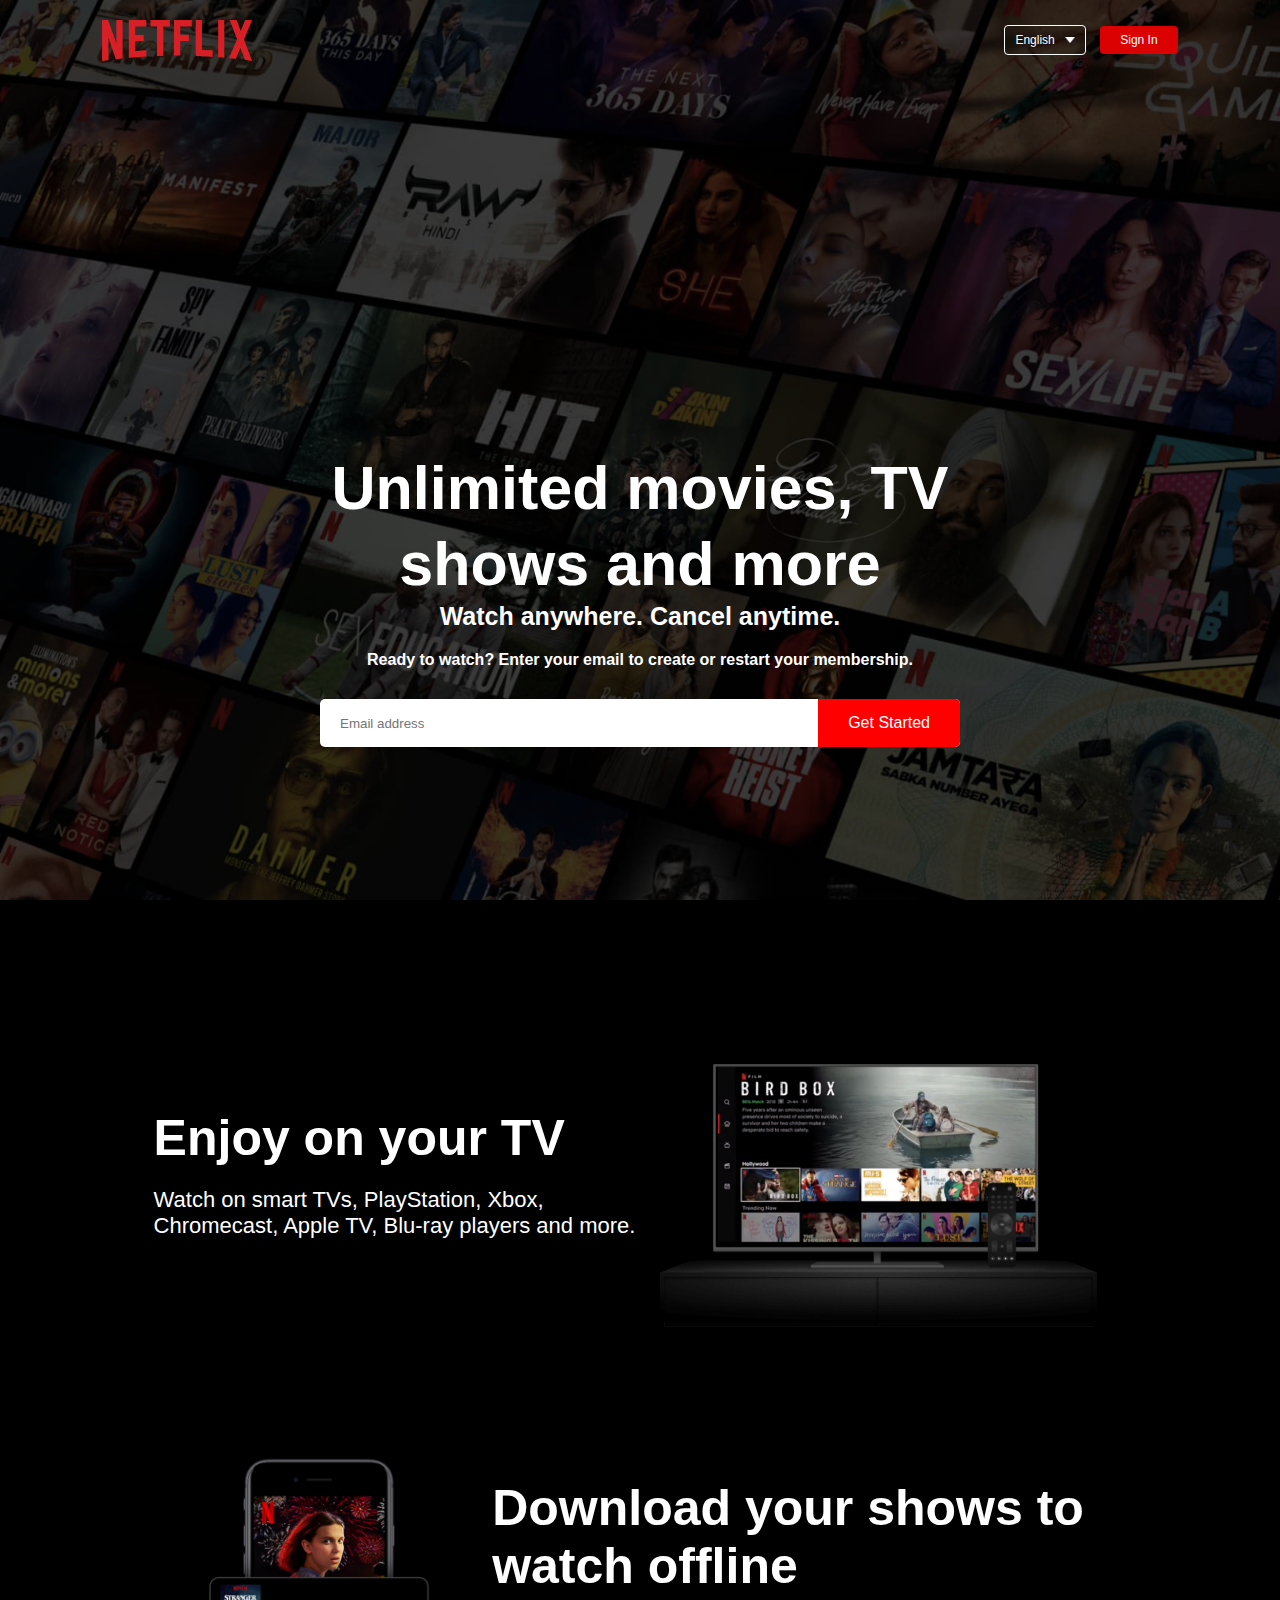
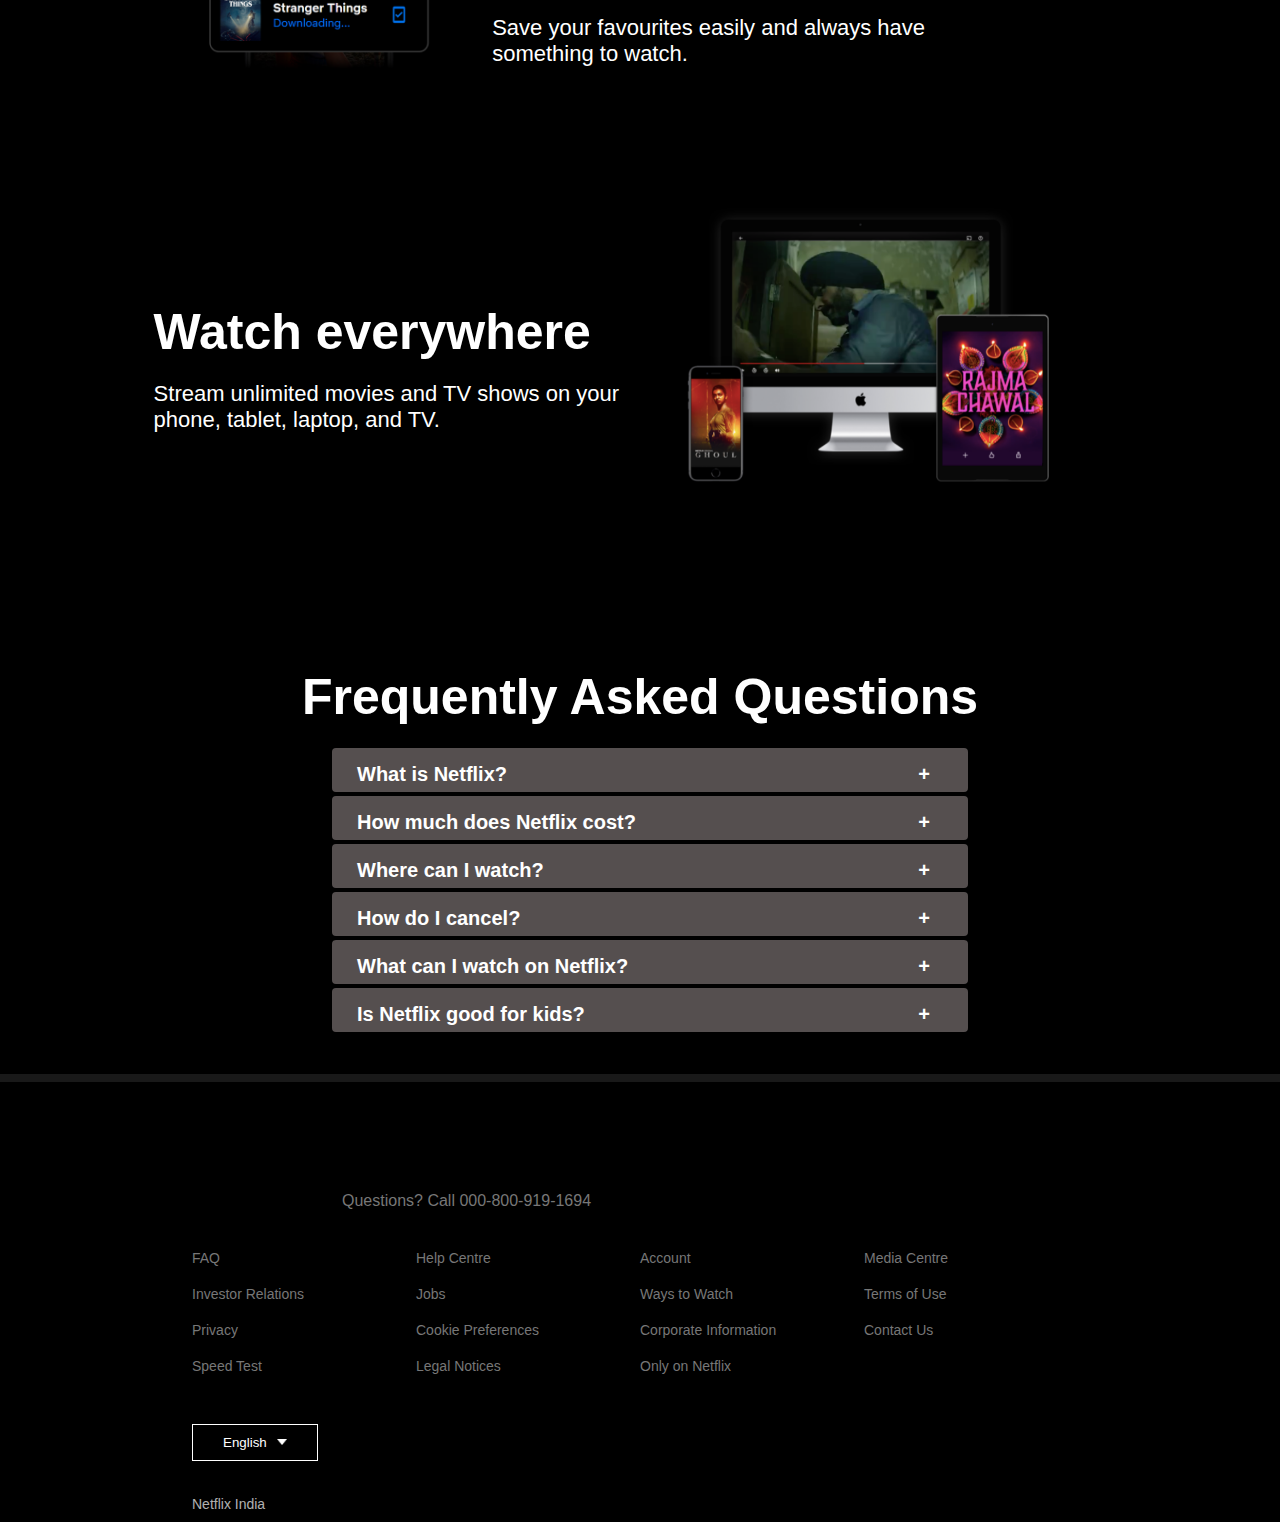
<file: index.html>
<!DOCTYPE html>
<html lang="en">
<head>
    <meta charset="UTF-8">
    <meta name="viewport" content="width=device-width, initial-scale=1.0">
    <title>Netflix Clone</title>
    <link rel="stylesheet" href="Netflix.css" type="text/css">
</head>
<body>
    <div class="header">
<!-- Navigation bar started here -->
        <nav>
            <img src="images/logo.png" class="logo">
            <div>
                <button class="langbtn">English <img src="images/down-icon.png"></button>
                <button>Sign In</button>
            </div>
        </nav>
<!-- Section of Body content -->
        <div class="header-content">
            <h1>Unlimited movies, TV shows and more</h1>
            <h3>Watch anywhere. Cancel anytime.</h3>
            <h4>Ready to watch? Enter your email to create or restart your membership.</h4>
            <form  class="email-signup">
                <input type="email" placeholder="Email address" required>
                <button class="submit">Get Started</button>
            </form>
        </div>
        
<!-- Section of next body content -->
        
    </div>
    <div class="features">
        <div class="row">
            <div class="text-col">
                <h2>Enjoy on your TV</h2>
                <p>Watch on smart TVs, PlayStation, Xbox,<br> Chromecast, Apple TV, Blu-ray players and more.</p>
            </div>
            <div class="img-col">
                <img src="images/feature-1.png">
            </div>
        </div>
        <div class="row">
            <div class="img-col">
                <img src="images/feature-2.png">
            </div>
            <div class="text-col">
                <h2>Download your shows to watch offline</h2>
                <p>Save your favourites easily and always have<br> something to watch.</p>
            </div>
        </div>
        
        <div class="row">
            <div class="text-col">
                <h2>Watch everywhere</h2>
                <p>Stream unlimited movies and TV shows on your <br>phone, tablet, laptop, and TV.</p>
            </div>
            <div class="img-col">
                <img src="images/feature-3.png">
            </div>
        </div>
        
    </div>

<!--Section of frequently asked questions-->
    <div class="faq">
        <h2>Frequently Asked Questions</h2>
       <div class="q1">
        <h5>What is Netflix?</h5>
        <h5>How much does Netflix cost?</h5>
        <h5>Where can I watch?</h5>
        <h5>How do I cancel?</h5>
        <h5>What can I watch on Netflix?</h5>
        <h5>Is Netflix good for kids?</h5>
       </div>
    </div>
    <div class="footer">
        <p id="call-text">Questions? Call 000-800-919-1694</h5>
<!-- Footer section started from here -->
    <div class="row">
        <div class="col">
            <a href="#">FAQ</a>
            <a href="#">Investor Relations</a>
            <a href="#">Privacy</a>
            <a href="#">Speed Test</a>
        </div>
        <div class="col">
            <a href="#">Help Centre</a>
            <a href="#">Jobs</a>
            <a href="#">Cookie Preferences</a>
            <a href="#">Legal Notices</a>

        </div>
        <div class="col">
            <a href="#">Account</a>
            <a href="#">
                Ways to Watch</a>
            <a href="#">
                Corporate Information</a>
                <a href="#">Only on Netflix</a>
        </div>
        <div class="col">
            <a href="#">
                Media Centre</a>
            <a href="#">
                Terms of Use</a>
            <a href="#">
                Contact Us</a>
                
        </div>
    </div>
    <button class="langbtn">English <img src="images/down-icon.png"></button>
    <p class="copyright-text">Netflix India</p>
    </div>
    
    </div>
    
              
    
</body>
</html>
</file>
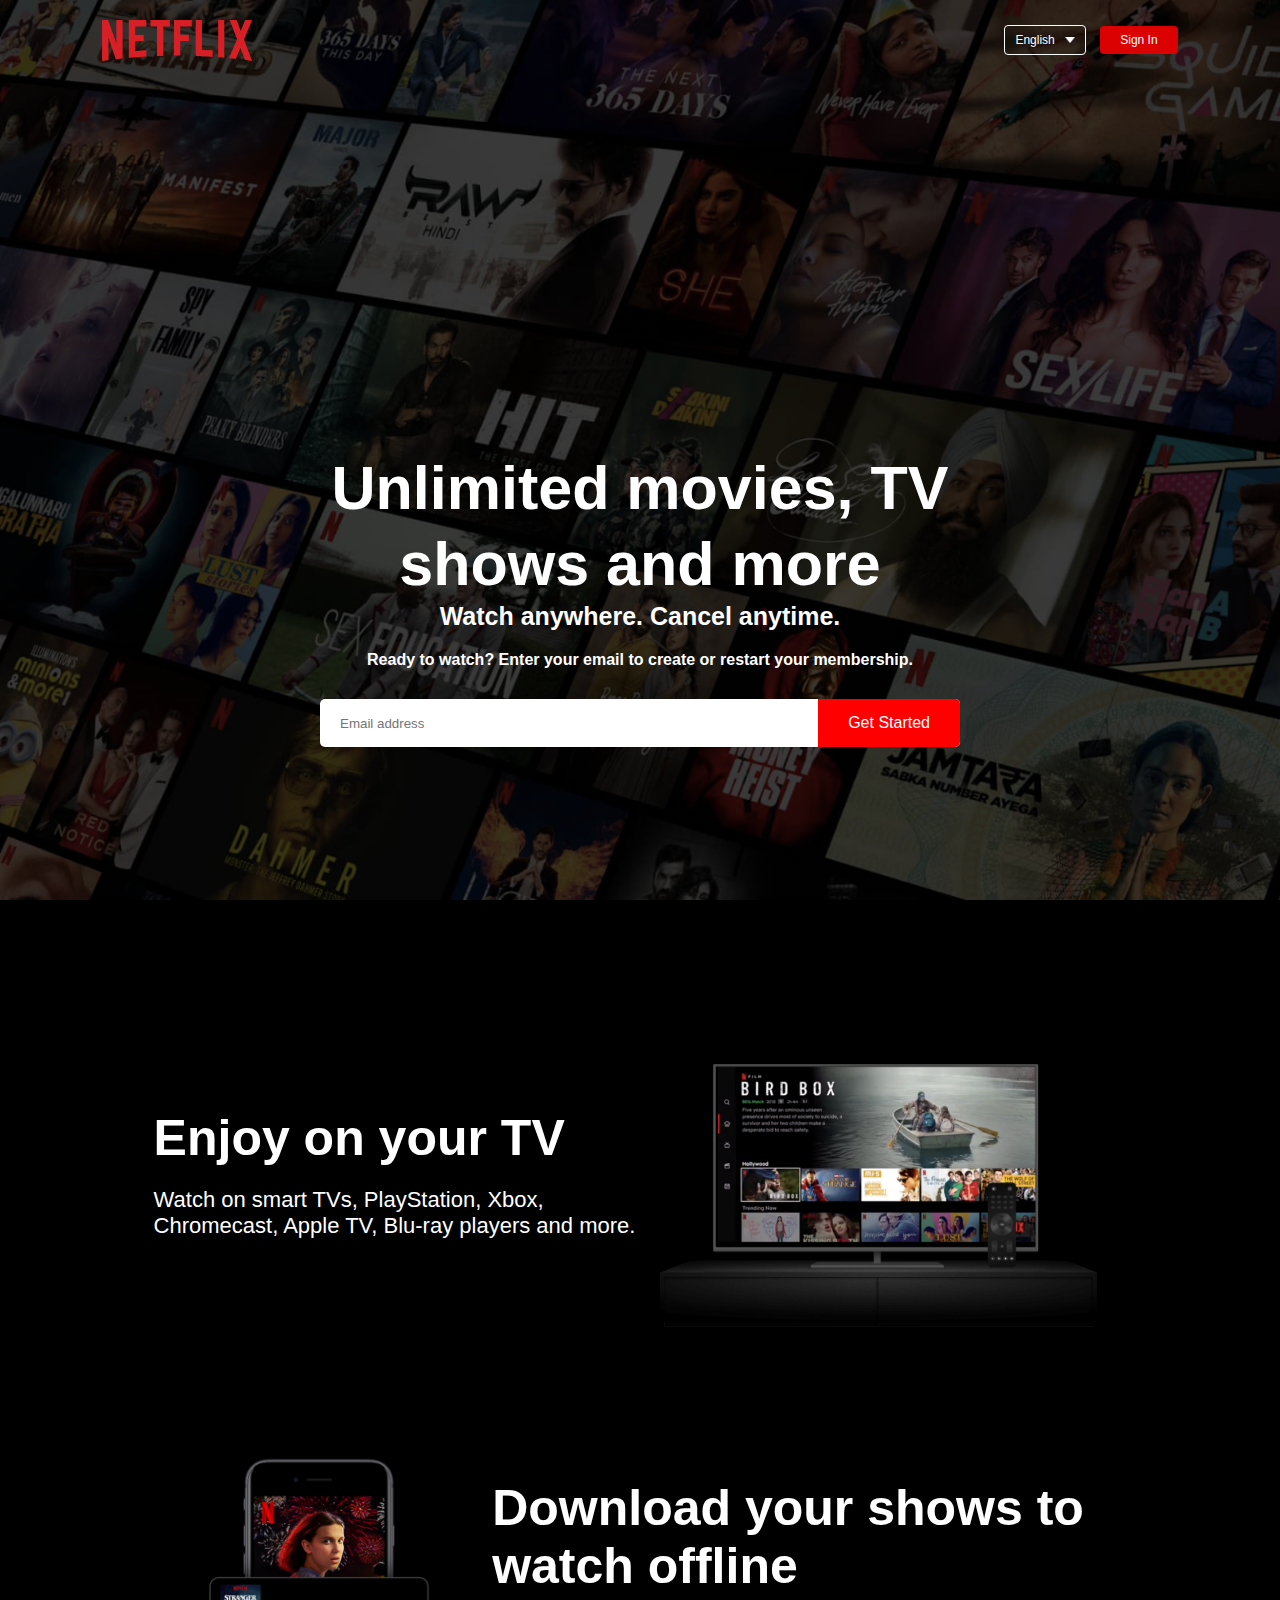
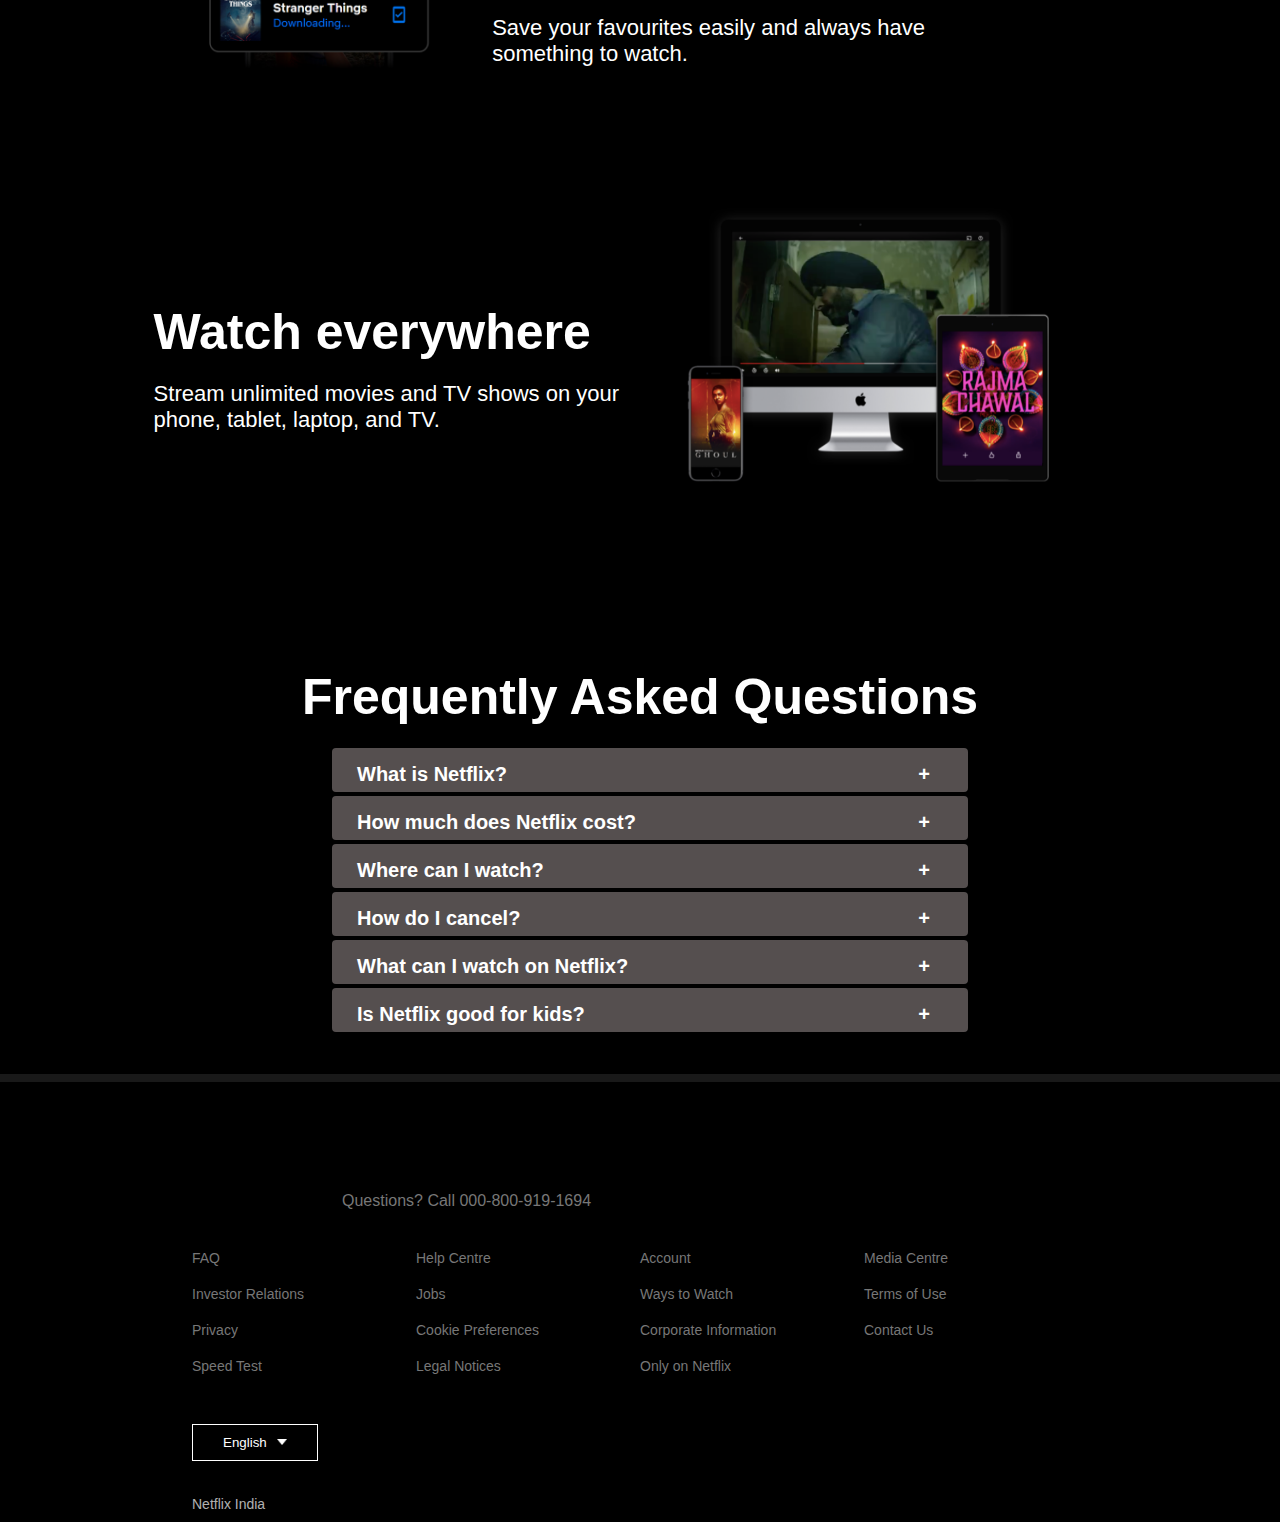
<file: Netflix.html>
<!DOCTYPE html>
<html lang="en">
<head>
    <meta charset="UTF-8">
    <meta name="viewport" content="width=device-width, initial-scale=1.0">
    <title>Netflix Clone</title>
    <link rel="stylesheet" href="Netflix.css" type="text/css">
</head>
<body>
    <div class="header">
        <nav>
            <img src="images/logo.png" class="logo">
            <div>
                <button class="langbtn">English <img src="images/down-icon.png"></button>
                <button>Sign In</button>
            </div>
        </nav>
        <div class="header-content">
            <h1>Unlimited movies, TV shows and more</h1>
            <h3>Watch anywhere. Cancel anytime.</h3>
            <h4>Ready to watch? Enter your email to create or restart your membership.</h4>
            <form  class="email-signup">
                <input type="email" placeholder="Email address" required>
                <button class="submit">Get Started</button>
            </form>
        </div>
        

    </div>
    <div class="features">
        <div class="row">
            <div class="text-col">
                <h2>Enjoy on your TV</h2>
                <p>Watch on smart TVs, PlayStation, Xbox,<br> Chromecast, Apple TV, Blu-ray players and more.</p>
            </div>
            <div class="img-col">
                <img src="images/feature-1.png">
            </div>
        </div>
        <div class="row">
            <div class="img-col">
                <img src="images/feature-2.png">
            </div>
            <div class="text-col">
                <h2>Download your shows to watch offline</h2>
                <p>Save your favourites easily and always have<br> something to watch.</p>
            </div>
            
        </div>
        <div class="row">
            <div class="text-col">
                <h2>Watch everywhere</h2>
                <p>Stream unlimited movies and TV shows on your <br>phone, tablet, laptop, and TV.</p>
            </div>
            <div class="img-col">
                <img src="images/feature-3.png">
            </div>
        </div>
    </div>
    <div class="faq">
        <h2>Frequently Asked Questions</h2>
       <div class="q1">
        <h5>What is Netflix?</h5>
        <h5>How much does Netflix cost?</h5>
        <h5>Where can I watch?</h5>
        <h5>How do I cancel?</h5>
        <h5>What can I watch on Netflix?</h5>
        <h5>Is Netflix good for kids?</h5>
       </div>
    </div>
    <div class="footer">
        <p id="call-text">Questions? Call 000-800-919-1694</h5>
    
    <div class="row">
        <div class="col">
            <a href="#">FAQ</a>
            <a href="#">Investor Relations</a>
            <a href="#">Privacy</a>
            <a href="#">Speed Test</a>
        </div>
        <div class="col">
            <a href="#">Help Centre</a>
            <a href="#">Jobs</a>
            <a href="#">Cookie Preferences</a>
            <a href="#">Legal Notices</a>

        </div>
        <div class="col">
            <a href="#">Account</a>
            <a href="#">
                Ways to Watch</a>
            <a href="#">
                Corporate Information</a>
                <a href="#">Only on Netflix</a>
        </div>
        <div class="col">
            <a href="#">
                Media Centre</a>
            <a href="#">
                Terms of Use</a>
            <a href="#">
                Contact Us</a>
                
        </div>
    </div>
    <button class="langbtn">English <img src="images/down-icon.png"></button>
    <p class="copyright-text">Netflix India</p>
    </div>
    
    </div>
    
              
    
</body>
</html>
</file>
<file: Netflix.css>
*{
    margin: 0;
    padding: 0;
    box-sizing: border-box;
    font-family:'poppins',sans-serif;
}
body{
    background-color: #000;
    color: #fff;
}

.header{
    width: 100%;
    height: 100vh;
    background-image: linear-gradient(rgba(0,0,0,0.7),rgba(0,0,0,0.7)), url(images/header-image.png);
    background-size: cover;
    background-position: center;
    padding: 10px 8%;
    position: relative;

}
/* navigation bar styling */
nav{
    display: flex;
    align-items: center;
    justify-content:space-between;
    padding: 10px 0;
}
.logo{
    width: 150px;
    cursor: pointer;   
}
nav button{
        border: 0;
        outline: 0;
        background: #db0001;
        color: #fff;
        padding: 7px 20px;
        font-size: 12px;
        border-radius: 4px;
        margin-left: 10px;
        cursor: pointer;
        
}
.langbtn{
    display: inline-flex;
    background: transparent;
    border: 1px solid #fff;
    align-items: center;
    padding: 7px 10px;
 
}
.langbtn img{
    width: 10px;
    margin-left: 10px;
}
.header-content{
    text-align: center;
    position: absolute;
    top: 50%;
    left: 50%;
    margin-top: 38x;
    transform: translate(-50% ,0%);
    
/*   styling body content   */
}
.header-content h1{
    font-size: 61px;
    max-width: 660px;
    line-height: 76px;
    font-weight: 600;
    
    
}
.header-content h3{
    font-size: 25px;
    margin-bottom: 20px;
}
.email-signup{
    border: t0;
    border-radius: 5px;
    display: flex;
    align-items: center;
    margin-top: 30px;
    overflow: hidden;
    background-color: white;
    
    
}
.email-signup input{
   flex: 1;
   border: 0;
   outline: 0;
   margin-left: 20px;
   
    
    
}
.email-signup button{
    
    background-color: red;
    border: 0;
    outline: 0;
    color:white;
    cursor: pointer;
  
    font-size: 16px;
   padding: 15px 30px;
}
.features{
    padding: 50px 12%;
    font-size: 22px;
}
.row{
    display: flex;
    width: 100%;
    align-items: center;
    
    padding: 50px 0;
}
.tex-col{
   margin-bottom: 20px;
   flex-basis: 50%;
}
.img-col{
    margin-bottom: 20px;
    flex-basis: 50%;
}
.img-col img{
    display: block;
    width: 90%;
    margin: auto;
}
h2{
    font-size: 50px;
    font-weight: 600;
    margin-bottom: 20px;
}
.faq{
    text-align: center;
    padding-top: 30px;
    margin-bottom: 40px;
    

    
}
.faq h2{
    font-weight: 600;
    
}
.q1 h5{
    background-color: rgb(85, 79, 79);
    text-align: left;
    width: 640px;
    height: 48px;
    margin-left: 330px;
    color: white;
    padding-top: 15px;
    padding-left: 25px;
    font-size: 20px;
    border: solid black;
    border-width: 2px;
    border-radius: 6px;
    
}
h5:hover{
    background-color: rgb(48, 46, 42);
   transition-duration: .5s;
    
    
}
.q1 h5::after{
    content: '+';
    position: absolute;
    right: 350px; 
   
    
}
.footer{
    padding: 50px 15% 10px;
    border-top: solid rgb(25, 25, 25);
       border-width: 8px;
}
#call-text{
    padding-left: 150px;
    padding-top: 60px;
    color: #777;
    padding-bottom: 30px;
}
.footer .col{
    margin-bottom: 20px;
    flex-basis: 25%;
    flex-grow: 1;
    
}
.footer .col a{
    display: block;
    text-decoration: none;
    color: #777;
    font-size: 14px;
    margin-bottom: 20px;
    
}
.footer .row{
    align-items: flex-start;
    padding: 10px 0;
}
.footer .langbtn{
    color: #fff;
    padding: 10px 30px;
    cursor: pointer;
}
.copyright-text{
    padding-top: 35px;
    color: rgba(255, 255, 255, 0.7);
    font-size: 0.875rem;
}
</file>
